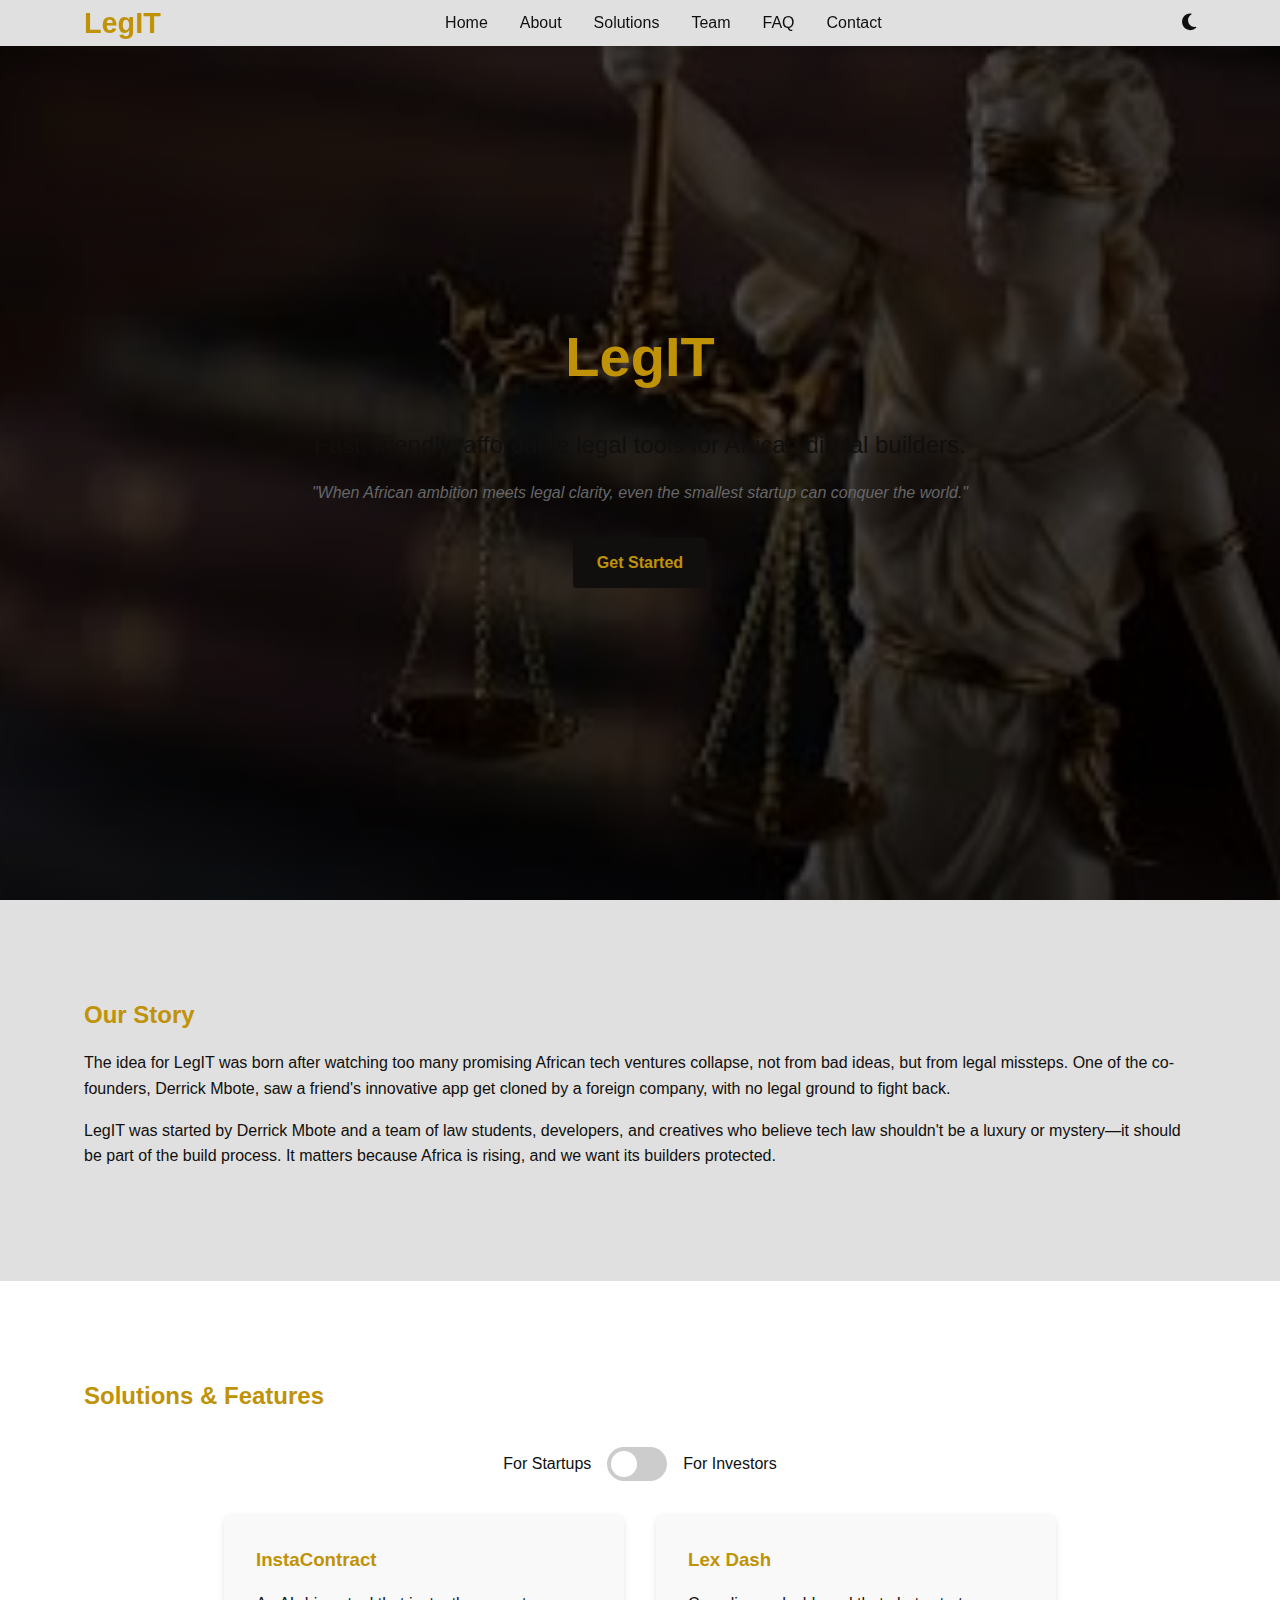
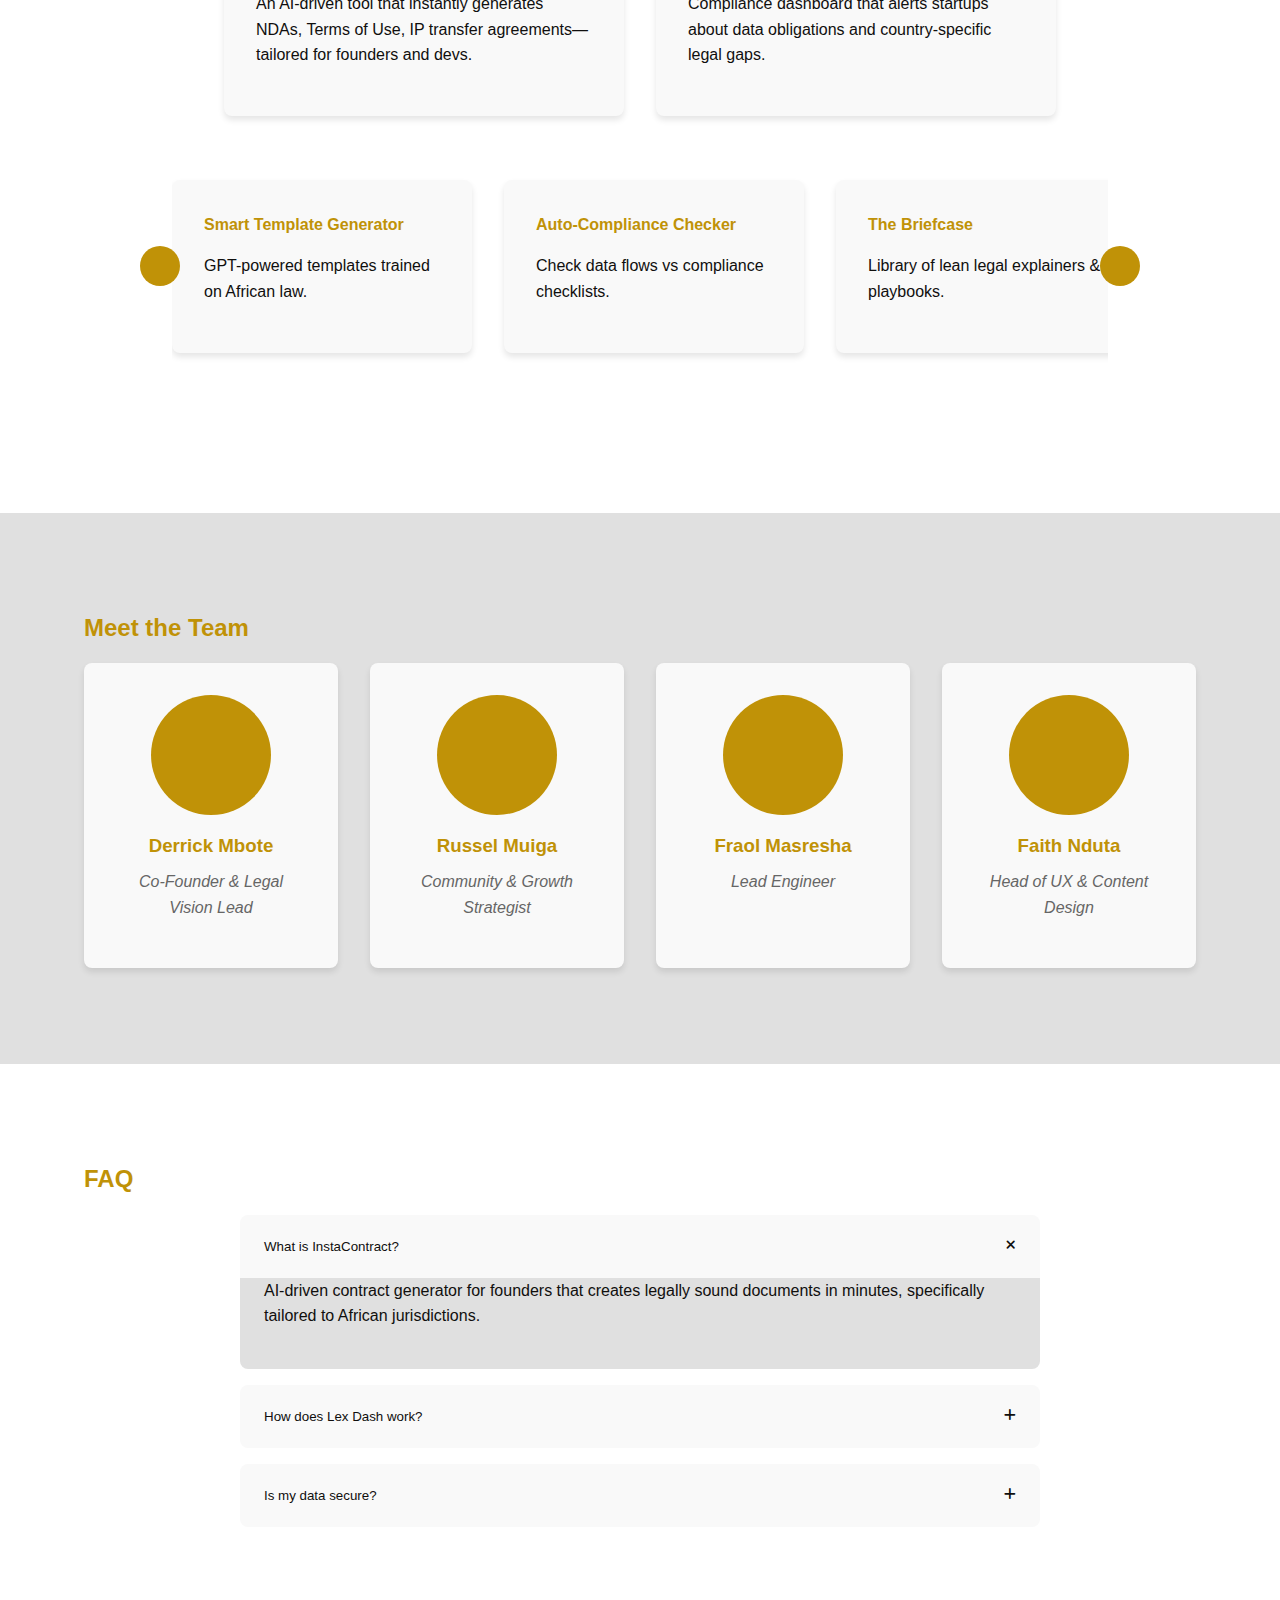
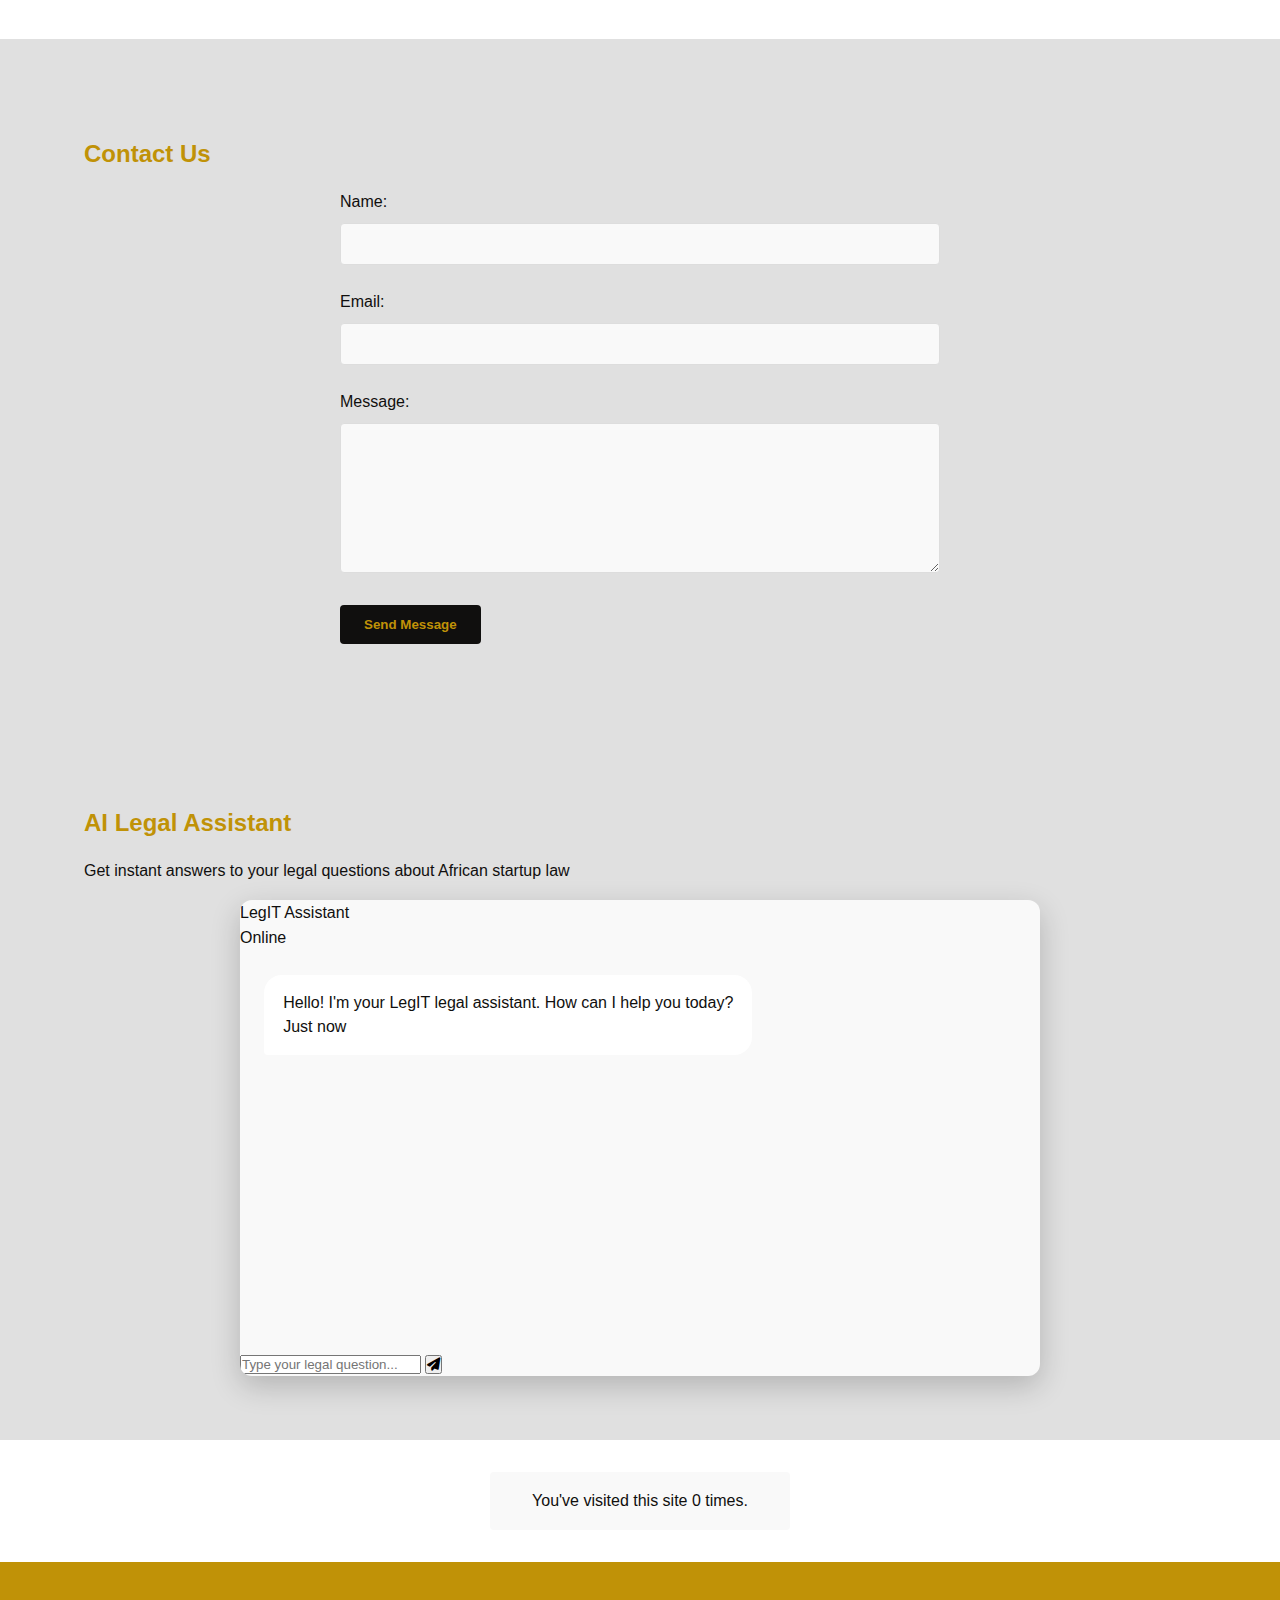
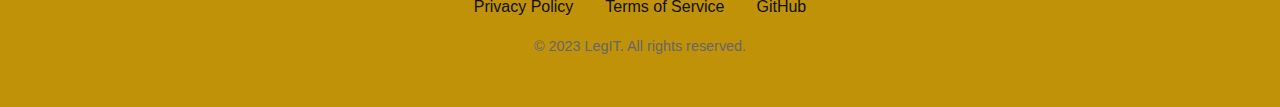
<file: index.html>
<!DOCTYPE html>
<html lang="en">
<head>
  <meta charset="UTF-8">
  <meta name="viewport" content="width=device-width, initial-scale=1.0">
  <title>LegIT - Legal Tech for African Startups</title>
  <link rel="stylesheet" href="style.css">
  <link rel="stylesheet" href="https://cdnjs.cloudflare.com/ajax/libs/font-awesome/6.4.0/css/all.min.css">
</head>
<body>
  <header>
    <nav class="container">
      <div class="logo">LegIT</div>
      <button class="hamburger" aria-label="Menu">
        <i class="fas fa-bars"></i>
      </button>
      <ul class="nav-links">
        <li><a href="#hero">Home</a></li>
        <li><a href="#about">About</a></li>
        <li><a href="#solutions">Solutions</a></li>
        <li><a href="#team">Team</a></li>
        <li><a href="#faq">FAQ</a></li>
        <li><a href="#contact">Contact</a></li>
      </ul>
      <button id="themeToggle" aria-label="Toggle theme">
        <i class="fas fa-moon"></i>
      </button>
    </nav>
  </header>

  <main>
    <section id="hero" class="section hero">
      <div class="hero-content">
        <h1>LegIT</h1>
        <p class="tagline">Fast, friendly, affordable legal tools for African digital builders.</p>
        <p class="quote">"When African ambition meets legal clarity, even the smallest startup can conquer the world."</p>
        <a href="#solutions" class="btn primary">Get Started</a>
      </div>
    </section>

    <section id="about" class="section about">
      <div class="container">
        <h2>Our Story</h2>
        <div class="about-content">
          <div class="about-text">
            <p>The idea for LegIT was born after watching too many promising African tech ventures collapse, not from bad ideas, but from legal missteps. One of the co-founders, Derrick Mbote, saw a friend's innovative app get cloned by a foreign company, with no legal ground to fight back.</p>
            <p>LegIT was started by Derrick Mbote and a team of law students, developers, and creatives who believe tech law shouldn't be a luxury or mystery—it should be part of the build process. It matters because Africa is rising, and we want its builders protected.</p>
          </div>
        </div>
      </div>
    </section>

    <section id="solutions" class="section solutions">
      <div class="container">
        <h2>Solutions & Features</h2>
        <div class="audience-toggle">
          <span>For Startups</span>
          <label class="switch">
            <input type="checkbox" id="audienceToggle">
            <span class="slider round"></span>
          </label>
          <span>For Investors</span>
        </div>

        <div id="startupContent" class="audience-content">
          <article class="card">
            <h3>InstaContract</h3>
            <p>An AI-driven tool that instantly generates NDAs, Terms of Use, IP transfer agreements—tailored for founders and devs.</p>
          </article>
          <article class="card">
            <h3>Lex Dash</h3>
            <p>Compliance dashboard that alerts startups about data obligations and country-specific legal gaps.</p>
          </article>
        </div>

        <div id="investorContent" class="audience-content hidden">
          <article class="card">
            <h3>Investor Due Diligence</h3>
            <p>Tools to assess startup legal health, reducing risk for investors.</p>
          </article>
        </div>

        <div class="carousel">
          <button class="carousel-btn prev"><i class="fas fa-chevron-left"></i></button>
          <div class="carousel-track">
            <div class="product-card">
              <h4>Smart Template Generator</h4>
              <p>GPT-powered templates trained on African law.</p>
            </div>
            <div class="product-card">
              <h4>Auto-Compliance Checker</h4>
              <p>Check data flows vs compliance checklists.</p>
            </div>
            <div class="product-card">
              <h4>The Briefcase</h4>
              <p>Library of lean legal explainers & playbooks.</p>
            </div>
          </div>
          <button class="carousel-btn next"><i class="fas fa-chevron-right"></i></button>
        </div>
      </div>
    </section>

    <section id="team" class="section team">
      <div class="container">
        <h2>Meet the Team</h2>
        <div class="team-grid">
          <div class="team-member">
            <div class="member-image">
              <i class="fas fa-user"></i>
            </div>
            <h3>Derrick Mbote</h3>
            <p class="role">Co-Founder & Legal Vision Lead</p>
          </div>
          <div class="team-member">
            <div class="member-image">
              <i class="fas fa-user"></i>
            </div>
            <h3>Russel Muiga</h3>
            <p class="role">Community & Growth Strategist</p>
          </div>
          <div class="team-member">
            <div class="member-image">
              <i class="fas fa-user"></i>
            </div>
            <h3>Fraol Masresha</h3>
            <p class="role">Lead Engineer</p>
          </div>
          <div class="team-member">
            <div class="member-image">
              <i class="fas fa-user"></i>
            </div>
            <h3>Faith Nduta</h3>
            <p class="role">Head of UX & Content Design</p>
          </div>
        </div>
      </div>
    </section>

    <section id="faq" class="section faq">
      <div class="container">
        <h2>FAQ</h2>
        <div class="accordion">
          <div class="accordion-item">
            <button class="accordion-btn">What is InstaContract?<i class="fas fa-plus"></i></button>
            <div class="accordion-content">
              <p>AI-driven contract generator for founders that creates legally sound documents in minutes, specifically tailored to African jurisdictions.</p>
            </div>
          </div>
          <div class="accordion-item">
            <button class="accordion-btn">How does Lex Dash work?<i class="fas fa-plus"></i></button>
            <div class="accordion-content">
              <p>Lex Dash continuously monitors your operations against compliance requirements across different African countries and alerts you when adjustments are needed.</p>
            </div>
          </div>
          <div class="accordion-item">
            <button class="accordion-btn">Is my data secure?<i class="fas fa-plus"></i></button>
            <div class="accordion-content">
              <p>Yes—we use enterprise-grade encryption and store all data on regional servers to ensure compliance with local data protection laws.</p>
            </div>
          </div>
        </div>
      </div>
    </section>

    <section id="contact" class="section contact">
      <div class="container">
        <h2>Contact Us</h2>
        <form id="contactForm">
          <div class="form-group">
            <label for="name">Name:</label>
            <input type="text" id="name" required>
          </div>
          <div class="form-group">
            <label for="email">Email:</label>
            <input type="email" id="email" required>
          </div>
          <div class="form-group">
            <label for="message">Message:</label>
            <textarea id="message" rows="4" required></textarea>
          </div>
          <button type="submit" class="btn primary">Send Message</button>
        </form>
      </div>
    </section>
    <section id="chatbot" class="section chatbot">
      <div class="container">
        <h2>AI Legal Assistant</h2>
        <p>Get instant answers to your legal questions about African startup law</p>
        
        <div class="chat-container">
          <div class="chat-header">
            <div class="chat-title">LegIT Assistant</div>
            <div class="chat-status">Online</div>
          </div>
          
          <div class="chat-messages" id="chatMessages">
            <div class="message bot-message">
              <div class="message-content">
                Hello! I'm your LegIT legal assistant. How can I help you today?
              </div>
              <div class="message-time">Just now</div>
            </div>
          </div>
          
          <div class="chat-input">
            <input type="text" id="userInput" placeholder="Type your legal question..." autocomplete="off">
            <button id="sendMessage"><i class="fas fa-paper-plane"></i></button>
          </div>
        </div>
      </div>
    </section>

    <div id="visitCounter" class="visit-counter">
      You've visited this site <span id="visitCount">0</span> times.
    </div>
  </main>

  <button id="backToTop" class="back-to-top">
    <i class="fas fa-arrow-up"></i>
  </button>

  <footer class="footer">
    <div class="container">
      <div class="footer-links">
        <a href="#">Privacy Policy</a>
        <a href="#">Terms of Service</a>
        <a href="#">GitHub</a>
      </div>
      <p class="copyright">&copy; 2023 LegIT. All rights reserved.</p>
    </div>
  </footer>

  <script src="script.js"></script>
</body>
</html>
</file>
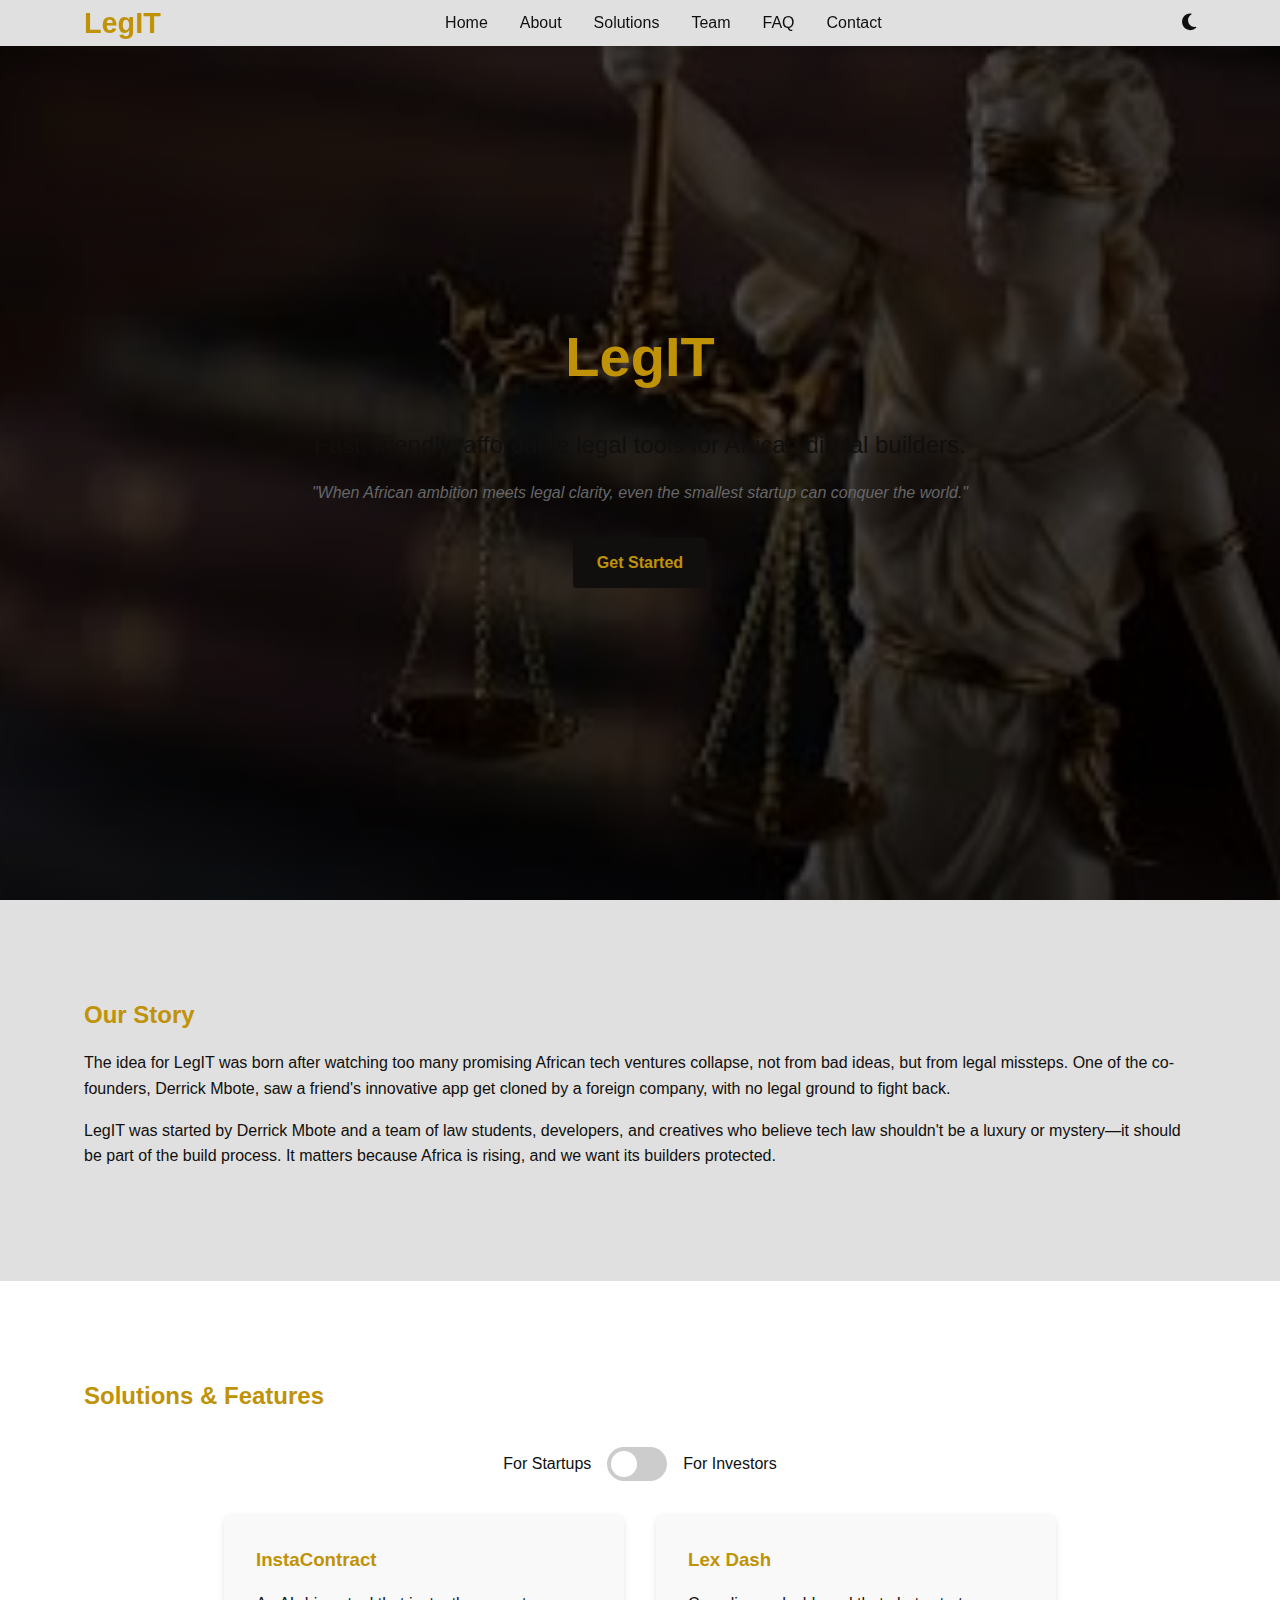
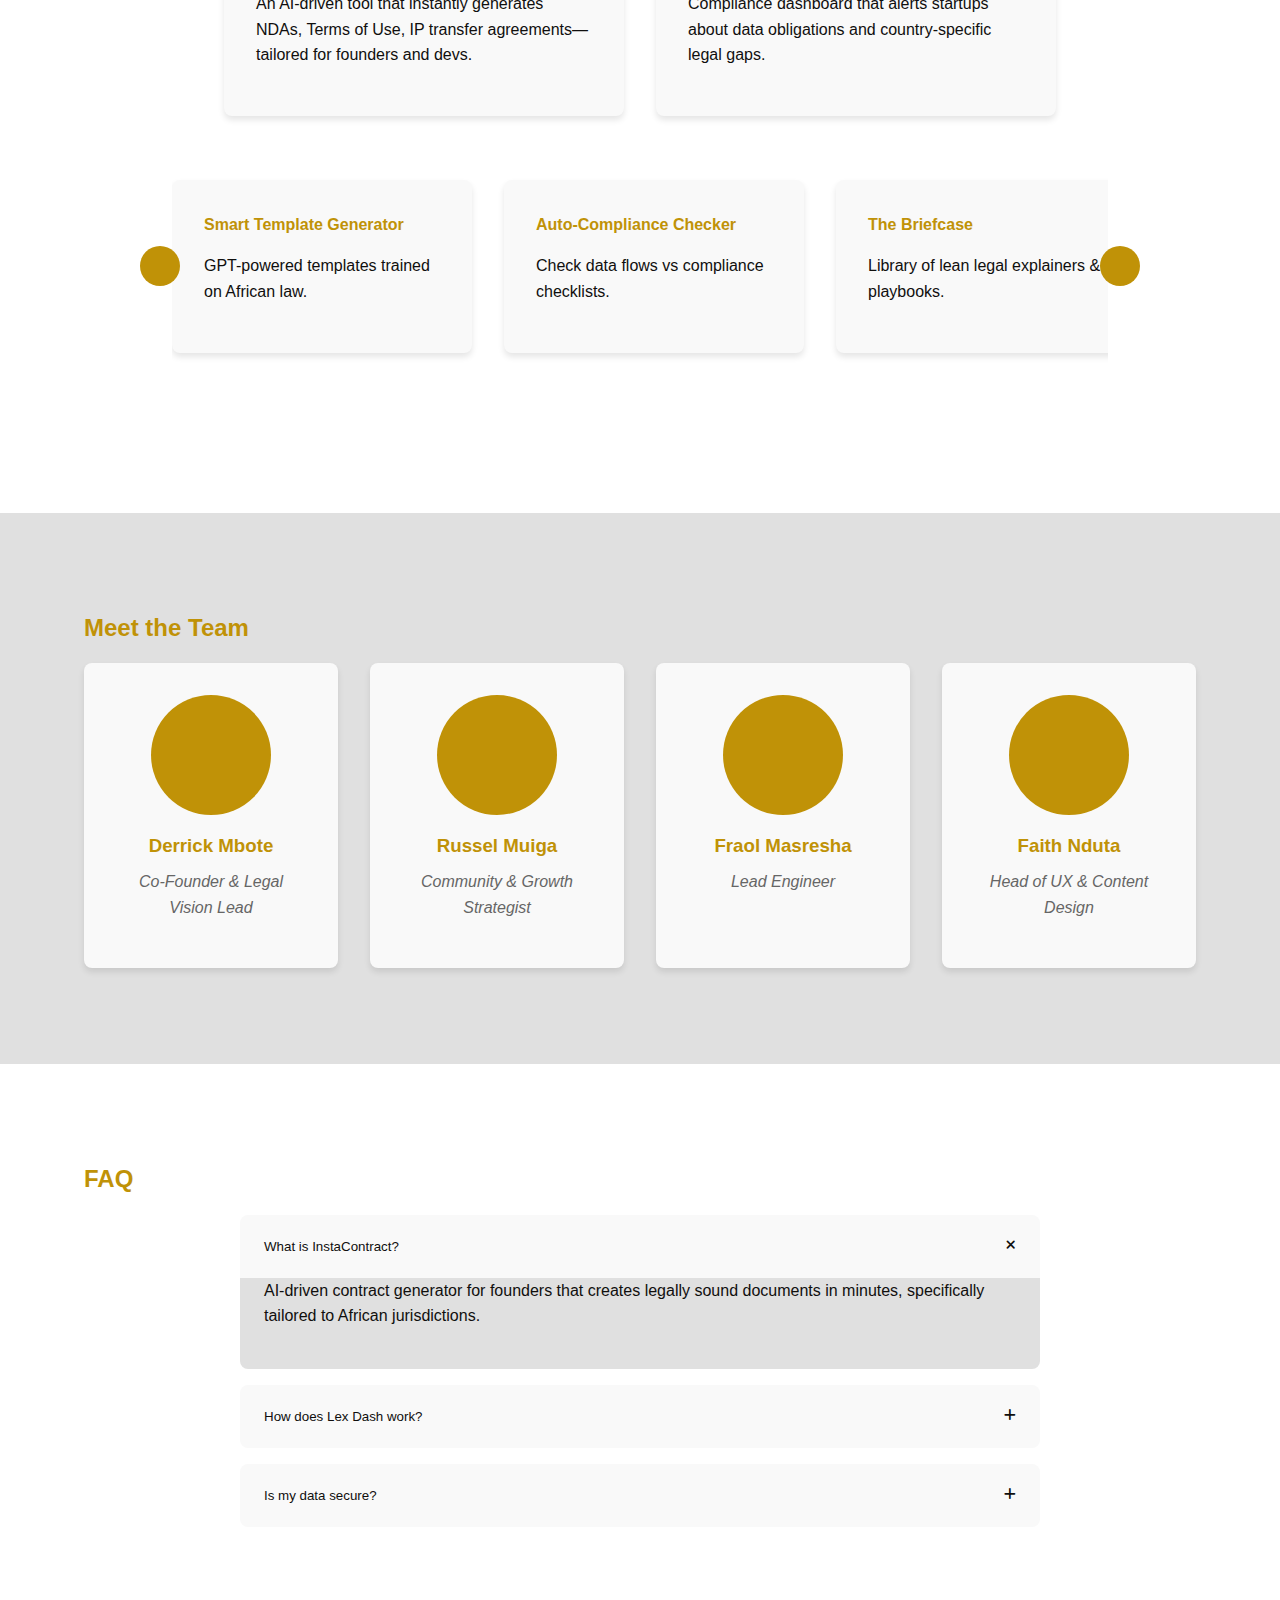
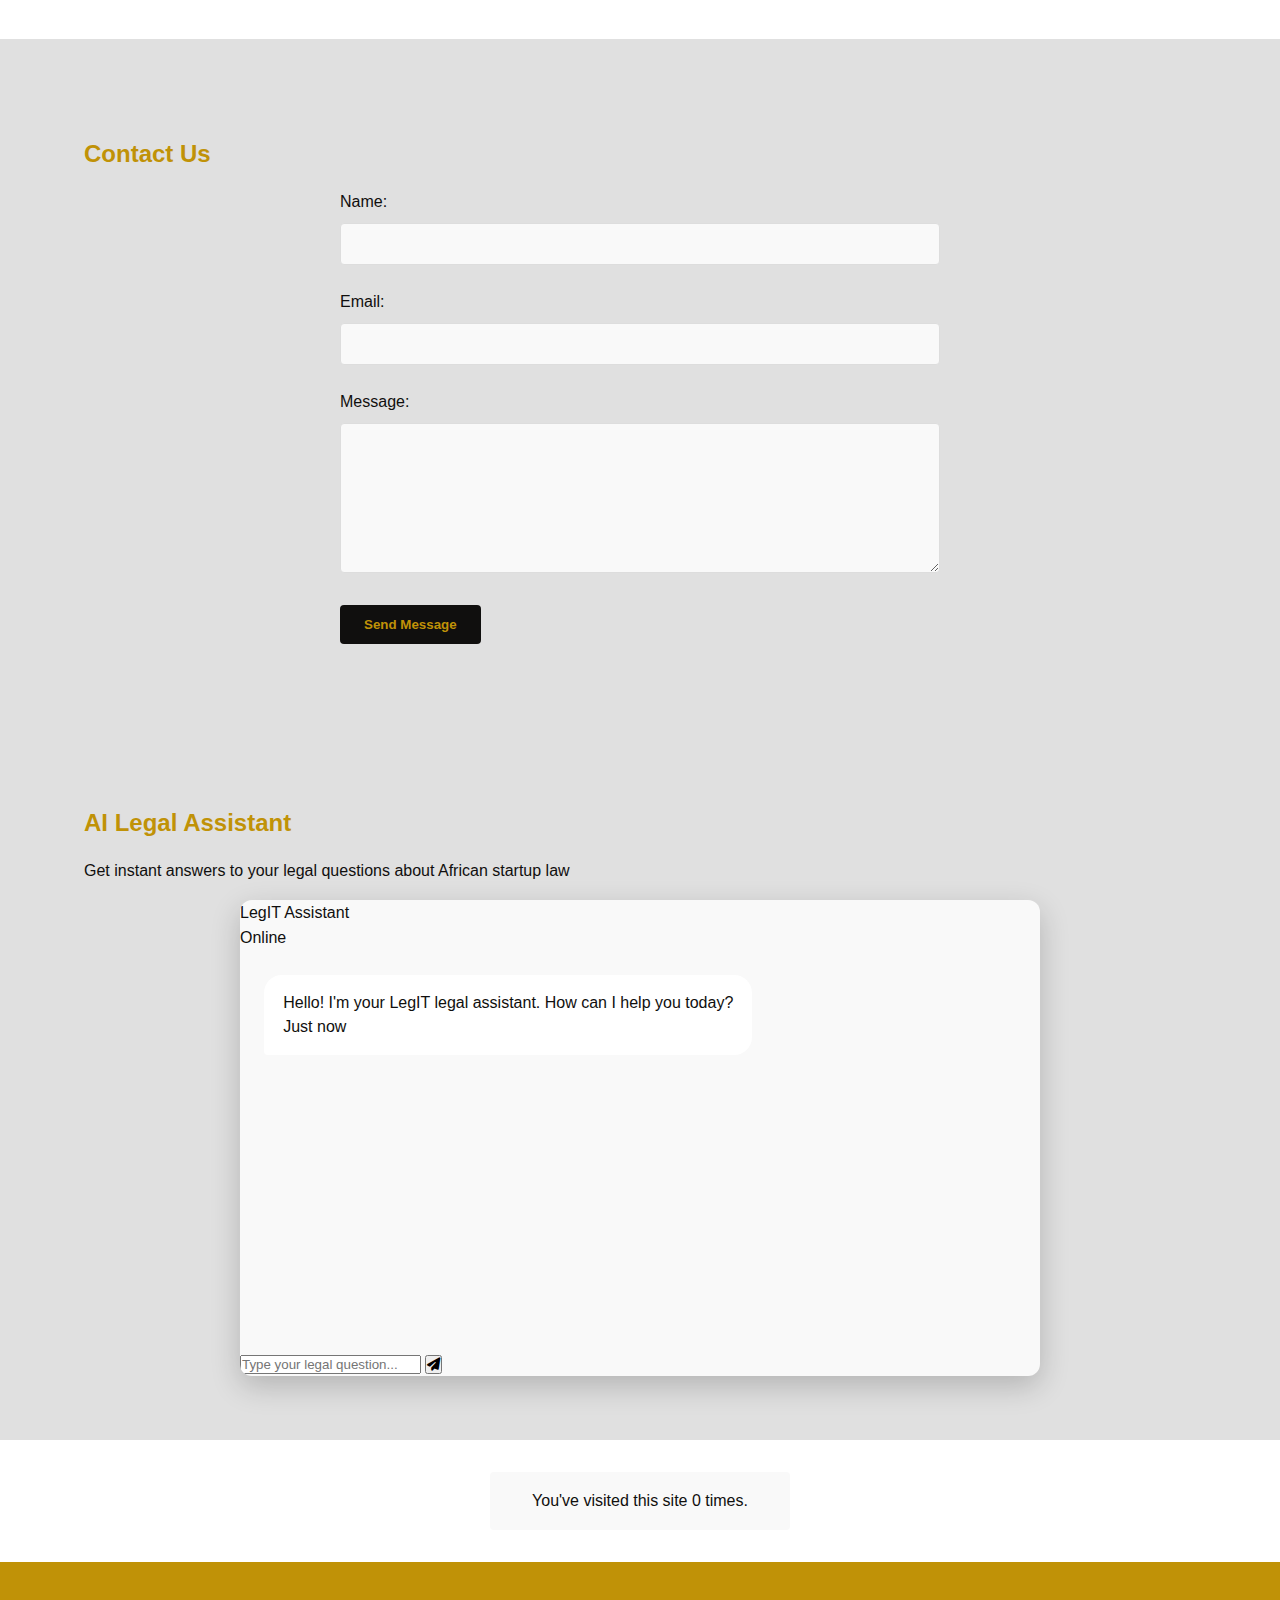
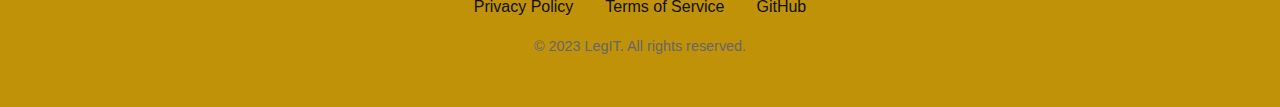
<file: LegIT.html>
<!DOCTYPE html>
<html lang="en">
<head>
  <meta charset="UTF-8">
  <meta name="viewport" content="width=device-width, initial-scale=1.0">
  <title>LegIT - Legal Tech for African Startups</title>
  <link rel="stylesheet" href="style.css">
  <link rel="stylesheet" href="https://cdnjs.cloudflare.com/ajax/libs/font-awesome/6.4.0/css/all.min.css">
</head>
<body>
  <header>
    <nav class="container">
      <div class="logo">LegIT</div>
      <button class="hamburger" aria-label="Menu">
        <i class="fas fa-bars"></i>
      </button>
      <ul class="nav-links">
        <li><a href="#hero">Home</a></li>
        <li><a href="#about">About</a></li>
        <li><a href="#solutions">Solutions</a></li>
        <li><a href="#team">Team</a></li>
        <li><a href="#faq">FAQ</a></li>
        <li><a href="#contact">Contact</a></li>
      </ul>
      <button id="themeToggle" aria-label="Toggle theme">
        <i class="fas fa-moon"></i>
      </button>
    </nav>
  </header>

  <main>
    <section id="hero" class="section hero">
      <div class="hero-content">
        <h1>LegIT</h1>
        <p class="tagline">Fast, friendly, affordable legal tools for African digital builders.</p>
        <p class="quote">"When African ambition meets legal clarity, even the smallest startup can conquer the world."</p>
        <a href="#solutions" class="btn primary">Get Started</a>
      </div>
    </section>

    <section id="about" class="section about">
      <div class="container">
        <h2>Our Story</h2>
        <div class="about-content">
          <div class="about-text">
            <p>The idea for LegIT was born after watching too many promising African tech ventures collapse, not from bad ideas, but from legal missteps. One of the co-founders, Derrick Mbote, saw a friend's innovative app get cloned by a foreign company, with no legal ground to fight back.</p>
            <p>LegIT was started by Derrick Mbote and a team of law students, developers, and creatives who believe tech law shouldn't be a luxury or mystery—it should be part of the build process. It matters because Africa is rising, and we want its builders protected.</p>
          </div>
        </div>
      </div>
    </section>

    <section id="solutions" class="section solutions">
      <div class="container">
        <h2>Solutions & Features</h2>
        <div class="audience-toggle">
          <span>For Startups</span>
          <label class="switch">
            <input type="checkbox" id="audienceToggle">
            <span class="slider round"></span>
          </label>
          <span>For Investors</span>
        </div>

        <div id="startupContent" class="audience-content">
          <article class="card">
            <h3>InstaContract</h3>
            <p>An AI-driven tool that instantly generates NDAs, Terms of Use, IP transfer agreements—tailored for founders and devs.</p>
          </article>
          <article class="card">
            <h3>Lex Dash</h3>
            <p>Compliance dashboard that alerts startups about data obligations and country-specific legal gaps.</p>
          </article>
        </div>

        <div id="investorContent" class="audience-content hidden">
          <article class="card">
            <h3>Investor Due Diligence</h3>
            <p>Tools to assess startup legal health, reducing risk for investors.</p>
          </article>
        </div>

        <div class="carousel">
          <button class="carousel-btn prev"><i class="fas fa-chevron-left"></i></button>
          <div class="carousel-track">
            <div class="product-card">
              <h4>Smart Template Generator</h4>
              <p>GPT-powered templates trained on African law.</p>
            </div>
            <div class="product-card">
              <h4>Auto-Compliance Checker</h4>
              <p>Check data flows vs compliance checklists.</p>
            </div>
            <div class="product-card">
              <h4>The Briefcase</h4>
              <p>Library of lean legal explainers & playbooks.</p>
            </div>
          </div>
          <button class="carousel-btn next"><i class="fas fa-chevron-right"></i></button>
        </div>
      </div>
    </section>

    <section id="team" class="section team">
      <div class="container">
        <h2>Meet the Team</h2>
        <div class="team-grid">
          <div class="team-member">
            <div class="member-image">
              <i class="fas fa-user"></i>
            </div>
            <h3>Derrick Mbote</h3>
            <p class="role">Co-Founder & Legal Vision Lead</p>
          </div>
          <div class="team-member">
            <div class="member-image">
              <i class="fas fa-user"></i>
            </div>
            <h3>Russel Muiga</h3>
            <p class="role">Community & Growth Strategist</p>
          </div>
          <div class="team-member">
            <div class="member-image">
              <i class="fas fa-user"></i>
            </div>
            <h3>Fraol Masresha</h3>
            <p class="role">Lead Engineer</p>
          </div>
          <div class="team-member">
            <div class="member-image">
              <i class="fas fa-user"></i>
            </div>
            <h3>Faith Nduta</h3>
            <p class="role">Head of UX & Content Design</p>
          </div>
        </div>
      </div>
    </section>

    <section id="faq" class="section faq">
      <div class="container">
        <h2>FAQ</h2>
        <div class="accordion">
          <div class="accordion-item">
            <button class="accordion-btn">What is InstaContract?<i class="fas fa-plus"></i></button>
            <div class="accordion-content">
              <p>AI-driven contract generator for founders that creates legally sound documents in minutes, specifically tailored to African jurisdictions.</p>
            </div>
          </div>
          <div class="accordion-item">
            <button class="accordion-btn">How does Lex Dash work?<i class="fas fa-plus"></i></button>
            <div class="accordion-content">
              <p>Lex Dash continuously monitors your operations against compliance requirements across different African countries and alerts you when adjustments are needed.</p>
            </div>
          </div>
          <div class="accordion-item">
            <button class="accordion-btn">Is my data secure?<i class="fas fa-plus"></i></button>
            <div class="accordion-content">
              <p>Yes—we use enterprise-grade encryption and store all data on regional servers to ensure compliance with local data protection laws.</p>
            </div>
          </div>
        </div>
      </div>
    </section>

    <section id="contact" class="section contact">
      <div class="container">
        <h2>Contact Us</h2>
        <form id="contactForm">
          <div class="form-group">
            <label for="name">Name:</label>
            <input type="text" id="name" required>
          </div>
          <div class="form-group">
            <label for="email">Email:</label>
            <input type="email" id="email" required>
          </div>
          <div class="form-group">
            <label for="message">Message:</label>
            <textarea id="message" rows="4" required></textarea>
          </div>
          <button type="submit" class="btn primary">Send Message</button>
        </form>
      </div>
    </section>
    <section id="chatbot" class="section chatbot">
      <div class="container">
        <h2>AI Legal Assistant</h2>
        <p>Get instant answers to your legal questions about African startup law</p>
        
        <div class="chat-container">
          <div class="chat-header">
            <div class="chat-title">LegIT Assistant</div>
            <div class="chat-status">Online</div>
          </div>
          
          <div class="chat-messages" id="chatMessages">
            <div class="message bot-message">
              <div class="message-content">
                Hello! I'm your LegIT legal assistant. How can I help you today?
              </div>
              <div class="message-time">Just now</div>
            </div>
          </div>
          
          <div class="chat-input">
            <input type="text" id="userInput" placeholder="Type your legal question..." autocomplete="off">
            <button id="sendMessage"><i class="fas fa-paper-plane"></i></button>
          </div>
        </div>
      </div>
    </section>

    <div id="visitCounter" class="visit-counter">
      You've visited this site <span id="visitCount">0</span> times.
    </div>
  </main>

  <button id="backToTop" class="back-to-top">
    <i class="fas fa-arrow-up"></i>
  </button>

  <footer class="footer">
    <div class="container">
      <div class="footer-links">
        <a href="#">Privacy Policy</a>
        <a href="#">Terms of Service</a>
        <a href="#">GitHub</a>
      </div>
      <p class="copyright">&copy; 2023 LegIT. All rights reserved.</p>
    </div>
  </footer>

  <script src="script.js"></script>
</body>
</html>
</file>
<file: style.css>
/* Base Styles & Variables */
:root {
  --primary-dark: #1a1a1a;
  --secondary-dark: #2d2d2d;
  --accent-color: #100f0e;
  --text-light: #c09207;
  --text-muted: #100f0e;
  --bg-color: ##1e1e1e;
  --card-bg: #1e1e1e;
  --border-color: #333;
  --transition: all 0.3s ease;
}

[data-theme="light"] {
  --primary-dark: #c09207;
  --secondary-dark: #e0e0e0;
  --accent-color: #c09207;
  --text-light: #100f0e;
  --text-muted: #666;
  --bg-color: #ffffff;
  --card-bg: #f9f9f9;
  --border-color: #ddd;
}

* {
  margin: 0;
  padding: 0;
  box-sizing: border-box;
}

body {
  font-family: 'Segoe UI', Tahoma, Geneva, Verdana, sans-serif;
  background-color: var(--bg-color);
  color: var(--text-light);
  line-height: 1.6;
  transition: var(--transition);
}

.container {
  width: 90%;
  max-width: 1200px;
  margin: 0 auto;
  padding: 0 20px;
}

/* Typography */
h1, h2, h3, h4 {
  font-weight: 700;
  margin-bottom: 1rem;
  color: var(--accent-color);
}

p {
  margin-bottom: 1rem;
  color: var(--text-light);
}

a {
  color: var(--accent-color);
  text-decoration: none;
  transition: var(--transition);
}

/* Buttons */
.btn {
  display: inline-block;
  padding: 12px 24px;
  border-radius: 4px;
  font-weight: 600;
  text-align: center;
  transition: var(--transition);
  cursor: pointer;
  border: none;
}

.btn.primary {
  background-color: var(--text-light);
  color: var(--primary-dark);
}

.btn.primary:hover {
  opacity: 0.9;
  transform: translateY(-2px);
}

/* Header & Navigation */
header {
  background-color: var(--secondary-dark);
  position: fixed;
  width: 100%;
  top: 0;
  z-index: 1000;
  box-shadow: 0 2px 10px rgba(0, 0, 0, 0.1);
}

nav {
  display: flex;
  justify-content: space-between;
  align-items: center;
  padding: 1rem 0;
}

.logo {
  font-size: 1.8rem;
  font-weight: 700;
  color: var(--accent-color);
}

.nav-links {
  display: flex;
  gap: 2rem;
  list-style: none;
}

.nav-links a {
  color: var(--text-light);
  font-weight: 500;
}

.nav-links a:hover {
  color: var(--accent-color);
}

.hamburger {
  display: none;
  background: none;
  border: none;
  color: var(--text-light);
  font-size: 1.5rem;
  cursor: pointer;
}

#themeToggle {
  background: none;
  border: none;
  color: var(--text-light);
  font-size: 1.2rem;
  cursor: pointer;
  margin-left: 1rem;
}

/* Sections */
.section {
  padding: 6rem 0;
}

/* Hero Section */
.hero {
  background: linear-gradient(rgba(0, 0, 0, 0.7), rgba(0, 0, 0, 0.7)), 
              url('images.jpeg') no-repeat center center/cover;
  min-height: 100vh;
  display: flex;
  align-items: center;
  text-align: center;
  color: var(--text-light);
}

.hero-content {
  max-width: 800px;
  margin: 0 auto;
}

.hero h1 {
  font-size: 3.5rem;
  margin-bottom: 1.5rem;
}

.hero .tagline {
  font-size: 1.5rem;
  margin-bottom: 1rem;
}

.hero .quote {
  font-style: italic;
  margin-bottom: 2rem;
  color: var(--text-muted);
}

/* About Section */
.about {
  background-color: var(--secondary-dark);
}

.about-content {
  display: flex;
  gap: 3rem;
  align-items: center;
}

.about-text {
  flex: 1;
}

/* Solutions Section */
.solutions {
  background-color: var(--bg-color);
}

.audience-toggle {
  display: flex;
  align-items: center;
  justify-content: center;
  gap: 1rem;
  margin: 2rem 0;
}

.switch {
  position: relative;
  display: inline-block;
  width: 60px;
  height: 34px;
}

.switch input {
  opacity: 0;
  width: 0;
  height: 0;
}

.slider {
  position: absolute;
  cursor: pointer;
  top: 0;
  left: 0;
  right: 0;
  bottom: 0;
  background-color: #ccc;
  transition: var(--transition);
}

.slider:before {
  position: absolute;
  content: "";
  height: 26px;
  width: 26px;
  left: 4px;
  bottom: 4px;
  background-color: white;
  transition: var(--transition);
}

input:checked + .slider {
  background-color: var(--accent-color);
}

input:checked + .slider:before {
  transform: translateX(26px);
}

.slider.round {
  border-radius: 34px;
}

.slider.round:before {
  border-radius: 50%;
}

.audience-content {
  display: flex;
  gap: 2rem;
  flex-wrap: wrap;
  justify-content: center;
}

.hidden {
  display: none;
}

.card {
  background-color: var(--card-bg);
  padding: 2rem;
  border-radius: 8px;
  flex: 1;
  min-width: 300px;
  max-width: 400px;
  box-shadow: 0 4px 6px rgba(0, 0, 0, 0.1);
  transition: var(--transition);
}

.card:hover {
  transform: translateY(-5px);
  box-shadow: 0 6px 12px rgba(0, 0, 0, 0.15);
}

/* Carousel */
.carousel {
  margin: 3rem auto;
  position: relative;
  max-width: 1000px;
}

.carousel-track {
  display: flex;
  gap: 2rem;
  overflow-x: auto;
  scroll-snap-type: x mandatory;
  scroll-behavior: smooth;
  -webkit-overflow-scrolling: touch;
  padding: 1rem 0;
  margin: 0 2rem;
}

.carousel-track::-webkit-scrollbar {
  display: none;
}

.product-card {
  background-color: var(--card-bg);
  padding: 2rem;
  border-radius: 8px;
  min-width: 300px;
  scroll-snap-align: start;
  box-shadow: 0 4px 6px rgba(0, 0, 0, 0.1);
}

.carousel-btn {
  position: absolute;
  top: 50%;
  transform: translateY(-50%);
  background-color: var(--accent-color);
  color: var(--primary-dark);
  border: none;
  width: 40px;
  height: 40px;
  border-radius: 50%;
  display: flex;
  align-items: center;
  justify-content: center;
  cursor: pointer;
  z-index: 1;
  transition: var(--transition);
}

.carousel-btn:hover {
  opacity: 0.9;
}

.carousel-btn.prev {
  left: 0;
}

.carousel-btn.next {
  right: 0;
}

/* Team Section */
.team {
  background-color: var(--secondary-dark);
}

.team-grid {
  display: flex;
  flex-wrap: wrap;
  gap: 2rem;
  justify-content: center;
}

.team-member {
  background-color: var(--card-bg);
  padding: 2rem;
  border-radius: 8px;
  text-align: center;
  flex: 1;
  min-width: 250px;
  max-width: 300px;
  box-shadow: 0 4px 6px rgba(0, 0, 0, 0.1);
}

.member-image {
  width: 120px;
  height: 120px;
  background-color: var(--accent-color);
  border-radius: 50%;
  display: flex;
  align-items: center;
  justify-content: center;
  margin: 0 auto 1rem;
  color: var(--primary-dark);
  font-size: 3rem;
}

.team-member h3 {
  margin-bottom: 0.5rem;
}

.team-member .role {
  color: var(--text-muted);
  font-style: italic;
}

/* FAQ Section */
.faq {
  background-color: var(--bg-color);
}

.accordion {
  max-width: 800px;
  margin: 0 auto;
}

.accordion-item {
  margin-bottom: 1rem;
  border-radius: 8px;
  overflow: hidden;
}

.accordion-btn {
  width: 100%;
  padding: 1.5rem;
  text-align: left;
  background-color: var(--card-bg);
  color: var(--text-light);
  border: none;
  display: flex;
  justify-content: space-between;
  align-items: center;
  cursor: pointer;
  transition: var(--transition);
}

.accordion-btn:hover {
  background-color: var(--secondary-dark);
}

.accordion-btn i {
  transition: var(--transition);
}

.accordion-btn.active i {
  transform: rotate(45deg);
}

.accordion-content {
  max-height: 0;
  overflow: hidden;
  background-color: var(--secondary-dark);
  transition: max-height 0.3s ease;
}

.accordion-content p {
  padding: 0 1.5rem 1.5rem;
}

/* Contact Section */
.contact {
  background-color: var(--secondary-dark);
}

#contactForm {
  max-width: 600px;
  margin: 0 auto;
}

.form-group {
  margin-bottom: 1.5rem;
}

.form-group label {
  display: block;
  margin-bottom: 0.5rem;
  color: var(--text-light);
}

.form-group input,
.form-group textarea {
  width: 100%;
  padding: 0.8rem;
  border-radius: 4px;
  border: 1px solid var(--border-color);
  background-color: var(--card-bg);
  color: var(--text-light);
}

.form-group textarea {
  min-height: 150px;
}

/* Visit Counter */
.visit-counter {
  text-align: center;
  padding: 1rem;
  background-color: var(--card-bg);
  margin: 2rem auto;
  max-width: 300px;
  border-radius: 4px;
}

/* Back to Top Button */
.back-to-top {
  position: fixed;
  bottom: 2rem;
  right: 2rem;
  width: 50px;
  height: 50px;
  background-color: var(--accent-color);
  color: var(--primary-dark);
  border: none;
  border-radius: 50%;
  display: flex;
  align-items: center;
  justify-content: center;
  cursor: pointer;
  opacity: 0;
  visibility: hidden;
  transition: var(--transition);
  z-index: 999;
}

.back-to-top.visible {
  opacity: 1;
  visibility: visible;
}

/* Footer */
.footer {
  background-color: var(--primary-dark);
  padding: 2rem 0;
  text-align: center;
}

.footer-links {
  display: flex;
  justify-content: center;
  gap: 2rem;
  margin-bottom: 1rem;
}

.footer-links a {
  color: var(--text-light);
}

.footer-links a:hover {
  color: var(--accent-color);
}

.copyright {
  color: var(--text-muted);
  font-size: 0.9rem;
}

/* Responsive Design */
@media (max-width: 768px) {
  .nav-links {
    position: fixed;
    top: 70px;
    left: 0;
    width: 100%;
    background-color: var(--secondary-dark);
    flex-direction: column;
    align-items: center;
    padding: 1rem 0;
    clip-path: circle(0px at 90% -10%);
    transition: clip-path 0.5s ease;
  }

  .nav-links.active {
    clip-path: circle(1000px at 90% -10%);
  }

  .hamburger {
    display: block;
  }

  .hero h1 {
    font-size: 2.5rem;
  }

  .hero .tagline {
    font-size: 1.2rem;
  }

  .about-content {
    flex-direction: column;
  }

  .card {
    min-width: 100%;
  }
}
/* Chatbot Section */
.chatbot {
  background-color: var(--secondary-dark);
  padding: 4rem 0;
}

.chatbot-instruction {
  text-align: center;
  margin-bottom: 2rem;
  color: var(--text-muted);
  font-style: italic;
}

.chat-container {
  max-width: 800px;
  margin: 0 auto;
  background-color: var(--card-bg);
  border-radius: 12px;
  overflow: hidden;
  box-shadow: 0 10px 30px rgba(0, 0, 0, 0.2);
}

.chat-messages {
  height: 400px;
  padding: 1.5rem;
  overflow-y: auto;
  display: flex;
  flex-direction: column;
  gap: 1rem;
}

.message {
  max-width: 80%;
  padding: 1rem 1.2rem;
  border-radius: 18px;
  line-height: 1.5;
  position: relative;
  animation: fadeIn 0.3s ease;
}

@keyframes fadeIn {
  from { opacity: 0; transform: translateY(10px); }
  to { opacity: 1; transform: translateY(0); }
}

.user-message {
  align-self: flex-end;
  background-color: var(--bg-color);
  color: var(--accent-color);
  border-bottom-right-radius: 4px;
}

.bot-message {
  align-self: flex-start;
  background-color: var(--bg-color);
  border-bottom-left-radius: 4px;
}

.chat-input-container {
  display: flex;
  padding: 1rem;
  border-top: 1px solid var(--border-color);
}

.chat-input-container input {
  flex: 1;
  padding: 0.8rem 1.2rem;
  border: 1px solid var(--border-color);
  border-radius: 24px;
  background-color: var(--bg-color);
  color: var(--text-light);
  outline: none;
  font-size: 1rem;
}

.chat-input-container button {
  background-color: var(--bg-color);
  color: var(--primary-dark);
  border: none;
  width: 48px;
  height: 48px;
  border-radius: 50%;
  margin-left: 0.8rem;
  cursor: pointer;
  transition: var(--transition);
  display: flex;
  align-items: center;
  justify-content: center;
}

.chat-input-container button:hover {
  opacity: 0.9;
  transform: scale(1.05);
}

.sample-questions {
  display: flex;
  flex-wrap: wrap;
  gap: 0.8rem;
  padding: 0 1rem 1.5rem;
  justify-content: center;
}

.sample-question {
  background-color: var(--bg-color);
  color: var(--text-light);
  border: none;
  padding: 0.6rem 1rem;
  border-radius: 20px;
  cursor: pointer;
  font-size: 0.9rem;
  transition: var(--transition);
}

.sample-question:hover {
  background-color: var(--accent-color);
  color: var(--primary-dark);
}

/* Typing indicator */
.typing-indicator {
  display: inline-block;
  padding-left: 1rem;
}

.typing-indicator span {
  display: inline-block;
  width: 8px;
  height: 8px;
  background-color: var(--text-light);
  border-radius: 50%;
  margin-right: 4px;
  opacity: 0.4;
  animation: typingAnimation 1.4s infinite both;
}

.typing-indicator span:nth-child(2) {
  animation-delay: 0.2s;
}

.typing-indicator span:nth-child(3) {
  animation-delay: 0.4s;
}

@keyframes typingAnimation {
  0%, 100% { opacity: 0.4; transform: translateY(0); }
  50% { opacity: 1; transform: translateY(-4px); }
}

/* Scrollbar styling */
.chat-messages::-webkit-scrollbar {
  width: 8px;
}

.chat-messages::-webkit-scrollbar-track {
  background: var(--bg-color);
}

.chat-messages::-webkit-scrollbar-thumb {
  background-color: var(--text-light);
  border-radius: 20px;
}
</file>
